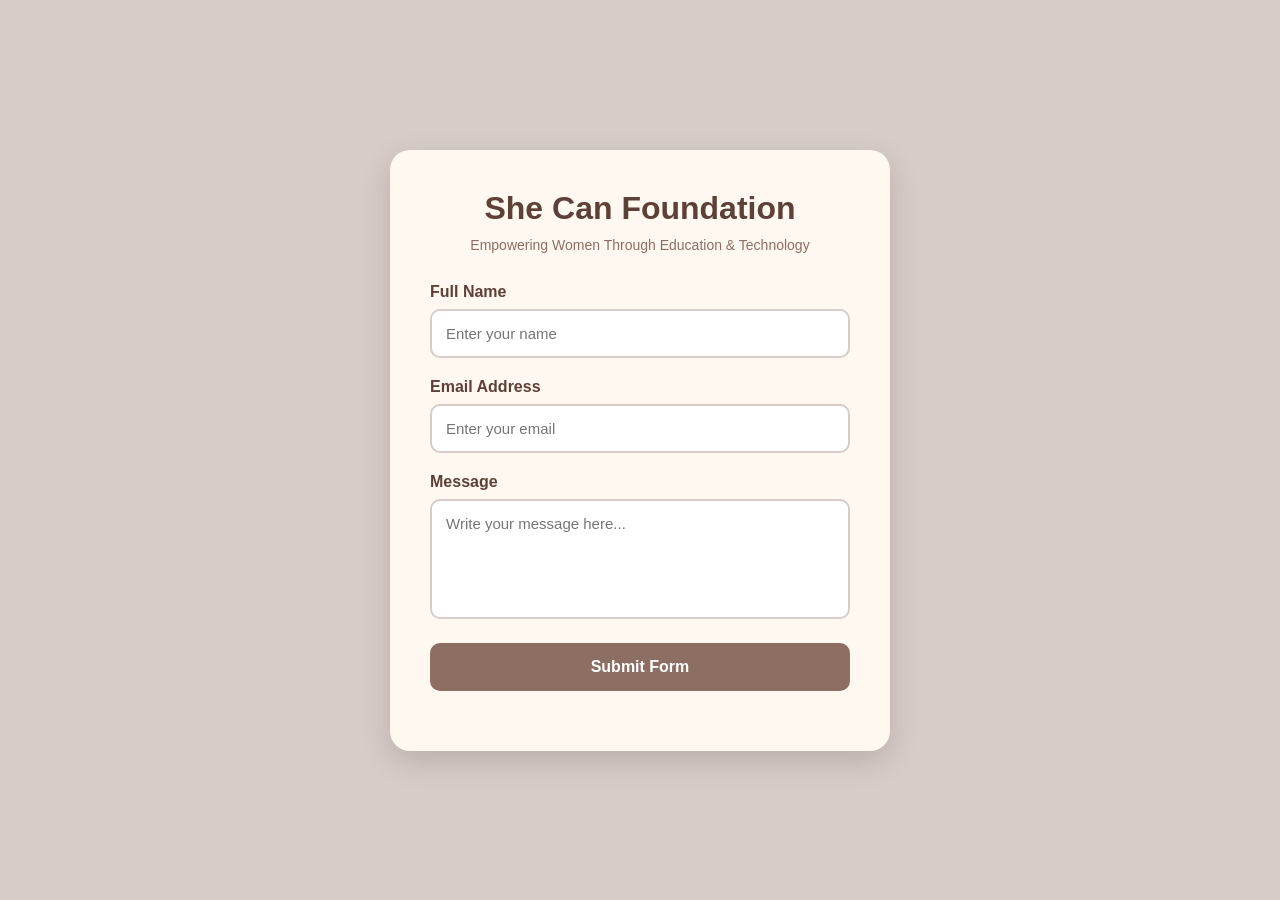
<file: index.html>
<!DOCTYPE html>
<html lang="en">
<head>
<meta charset="UTF-8">
<meta name="viewport" content="width=device-width, initial-scale=1.0">
<title>She Can Foundation</title>

<style>
*{
    margin:0;
    padding:0;
    box-sizing:border-box;
    font-family:'Segoe UI', Tahoma, Geneva, Verdana, sans-serif;
}

body{
    min-height:100vh;
    display:flex;
    justify-content:center;
    align-items:center;
    background:#D7CCC8;
}

.container{
    width:100%;
    max-width:500px;
    background:#FFF8F0;
    padding:40px;
    border-radius:20px;
    box-shadow:0 10px 30px rgba(0,0,0,0.15);
}

h1{
    text-align:center;
    color:#5D4037;
    margin-bottom:10px;
}

.subtitle{
    text-align:center;
    color:#8D6E63;
    margin-bottom:30px;
    font-size:14px;
}

.form-group{
    margin-bottom:20px;
}

label{
    display:block;
    margin-bottom:8px;
    color:#5D4037;
    font-weight:600;
}

input,
textarea{
    width:100%;
    padding:14px;
    border:2px solid #D7CCC8;
    border-radius:10px;
    font-size:15px;
    background:#fff;
    transition:0.3s;
}

input:focus,
textarea:focus{
    outline:none;
    border-color:#8D6E63;
}

textarea{
    resize:none;
    min-height:120px;
}

button{
    width:100%;
    padding:15px;
    border:none;
    border-radius:10px;
    background:#8D6E63;
    color:white;
    font-size:16px;
    font-weight:bold;
    cursor:pointer;
    transition:0.3s;
}

button:hover{
    background:#6D4C41;
}

#success{
    margin-top:20px;
    text-align:center;
    color:green;
    font-weight:bold;
}

@media(max-width:600px){

.container{
    margin:20px;
    padding:25px;
}

}
</style>
</head>

<body>

<div class="container">

    <h1>She Can Foundation</h1>

    <p class="subtitle">
        Empowering Women Through Education & Technology
    </p>

    <form id="contactForm">

        <div class="form-group">
            <label>Full Name</label>
            <input
                type="text"
                id="name"
                placeholder="Enter your name"
                required>
        </div>

        <div class="form-group">
            <label>Email Address</label>
            <input
                type="email"
                id="email"
                placeholder="Enter your email"
                required>
        </div>

        <div class="form-group">
            <label>Message</label>
            <textarea
                id="message"
                placeholder="Write your message here..."
                required></textarea>
        </div>

        <button type="submit">
            Submit Form
        </button>

    </form>

    <p id="success"></p>

</div>

<script src="script.js"></script>

</body>
</html>
</file>
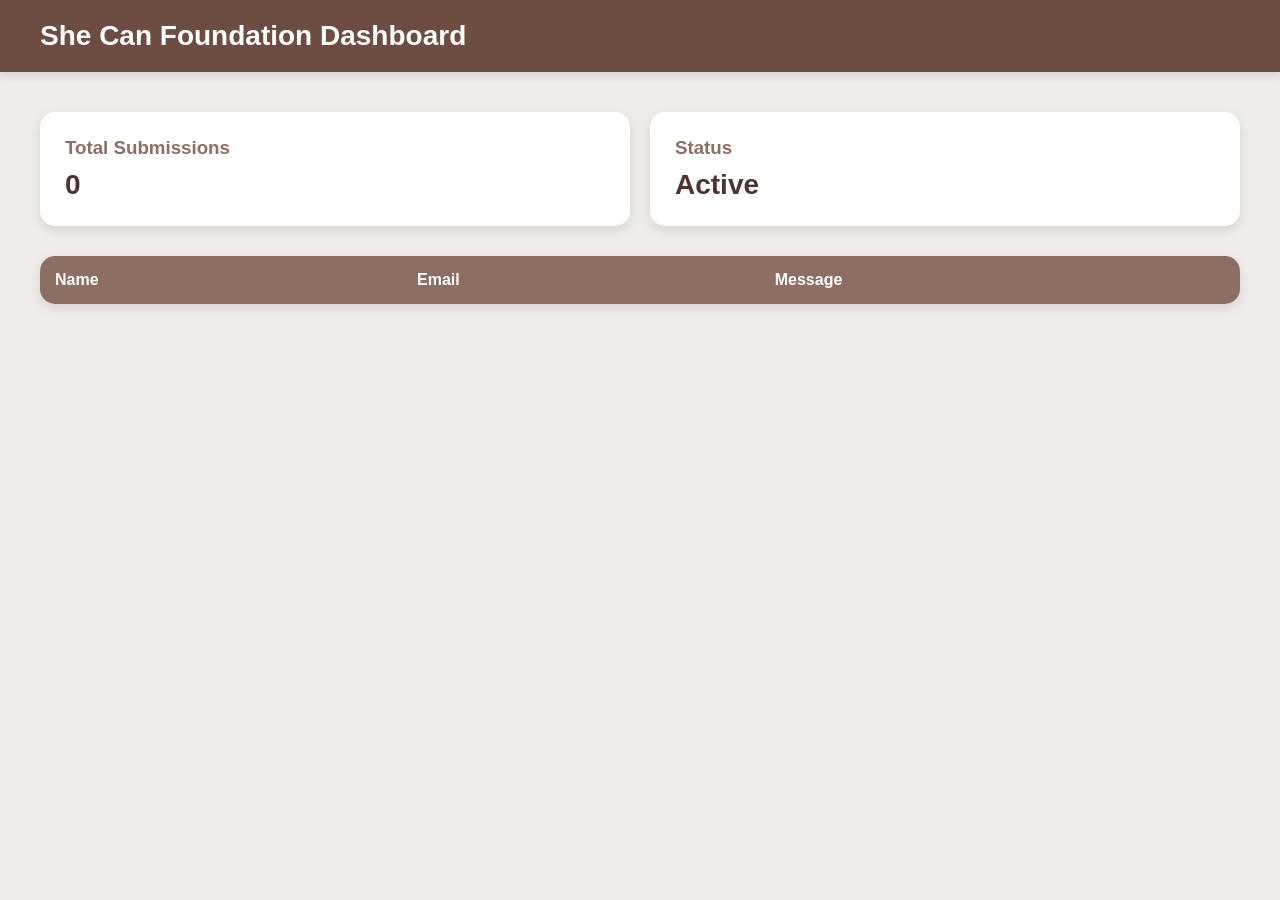
<file: dashboard.html>
<!DOCTYPE html>
<html lang="en">
<head>
<meta charset="UTF-8">
<meta name="viewport" content="width=device-width, initial-scale=1.0">

<title>Admin Dashboard</title>

<style>

*{
    margin:0;
    padding:0;
    box-sizing:border-box;
    font-family:'Segoe UI',sans-serif;
}

body{
    background:#EFEBE9;
}

/* Header */

.header{
    background:#6D4C41;
    color:white;
    padding:20px 40px;
    box-shadow:0 2px 10px rgba(0,0,0,0.15);
}

.header h1{
    font-size:28px;
}

/* Main Container */

.container{
    padding:40px;
}

/* Dashboard Cards */

.cards{
    display:flex;
    gap:20px;
    margin-bottom:30px;
    flex-wrap:wrap;
}

.card{
    background:white;
    padding:25px;
    border-radius:15px;
    min-width:250px;
    flex:1;
    box-shadow:0 4px 12px rgba(0,0,0,0.1);
}

.card h3{
    color:#8D6E63;
    margin-bottom:10px;
}

.card p{
    font-size:28px;
    font-weight:bold;
    color:#4E342E;
}

/* Table */

.table-container{
    background:white;
    border-radius:15px;
    overflow:hidden;
    box-shadow:0 4px 12px rgba(0,0,0,0.1);
}

table{
    width:100%;
    border-collapse:collapse;
}

thead{
    background:#8D6E63;
    color:white;
}

th,td{
    padding:15px;
    text-align:left;
}

tbody tr:nth-child(even){
    background:#F5F5F5;
}

tbody tr:hover{
    background:#EFEBE9;
}

/* Mobile */

@media(max-width:768px){

.container{
    padding:20px;
}

.cards{
    flex-direction:column;
}

}

</style>
</head>

<body>

<div class="header">
    <h1>She Can Foundation Dashboard</h1>
</div>

<div class="container">

    <div class="cards">

        <div class="card">
            <h3>Total Submissions</h3>
            <p id="count">0</p>
        </div>

        <div class="card">
            <h3>Status</h3>
            <p>Active</p>
        </div>

    </div>

    <div class="table-container">

        <table>

            <thead>
                <tr>
                    <th>Name</th>
                    <th>Email</th>
                    <th>Message</th>
                </tr>
            </thead>

            <tbody id="tableBody">
            </tbody>

        </table>

    </div>

</div>

<script>

async function loadData(){

    const response =
    await fetch(
        "http://localhost:5000/api/submissions"
    );

    const data =
    await response.json();

    document.getElementById("count")
    .innerText = data.length;

    const tableBody =
    document.getElementById("tableBody");

    data.forEach(item => {

        tableBody.innerHTML += `
            <tr>
                <td>${item.name}</td>
                <td>${item.email}</td>
                <td>${item.message}</td>
            </tr>
        `;

    });

}

loadData();

</script>

</body>
</html>
</file>
